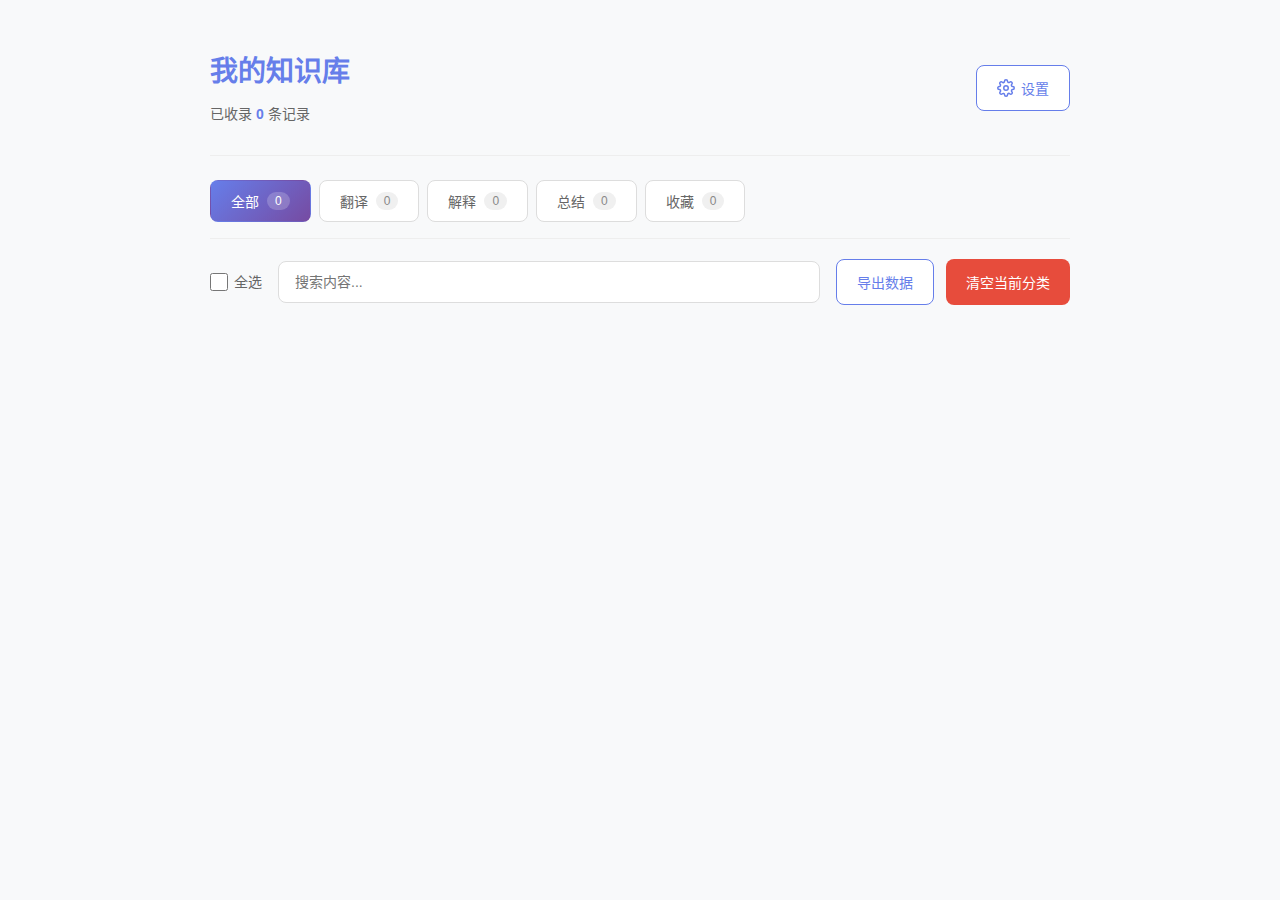
<file: src/knowledge/index.html>
<!DOCTYPE html>
<html lang="zh-CN">
<head>
  <meta charset="UTF-8">
  <meta name="viewport" content="width=device-width, initial-scale=1.0">
  <title>LinguaDive 知识库</title>
  <link rel="stylesheet" href="styles.css">
</head>
<body>
  <div class="knowledge-container">
    <header class="knowledge-header">
      <div class="header-content">
        <h1>我的知识库</h1>
        <p>已收录 <span id="totalCount">0</span> 条记录</p>
      </div>
      <button class="btn btn-secondary header-settings-btn" id="settingsBtn" title="API 设置">
        <svg width="18" height="18" viewBox="0 0 24 24" fill="none" stroke="currentColor" stroke-width="2">
          <circle cx="12" cy="12" r="3"></circle>
          <path d="M19.4 15a1.65 1.65 0 0 0 .33 1.82l.06.06a2 2 0 0 1 0 2.83 2 2 0 0 1-2.83 0l-.06-.06a1.65 1.65 0 0 0-1.82-.33 1.65 1.65 0 0 0-1 1.51V21a2 2 0 0 1-2 2 2 2 0 0 1-2-2v-.09A1.65 1.65 0 0 0 9 19.4a1.65 1.65 0 0 0-1.82.33l-.06.06a2 2 0 0 1-2.83 0 2 2 0 0 1 0-2.83l.06-.06a1.65 1.65 0 0 0 .33-1.82 1.65 1.65 0 0 0-1.51-1H3a2 2 0 0 1-2-2 2 2 0 0 1 2-2h.09A1.65 1.65 0 0 0 4.6 9a1.65 1.65 0 0 0-.33-1.82l-.06-.06a2 2 0 0 1 0-2.83 2 2 0 0 1 2.83 0l.06.06a1.65 1.65 0 0 0 1.82.33H9a1.65 1.65 0 0 0 1-1.51V3a2 2 0 0 1 2-2 2 2 0 0 1 2 2v.09a1.65 1.65 0 0 0 1 1.51 1.65 1.65 0 0 0 1.82-.33l.06-.06a2 2 0 0 1 2.83 0 2 2 0 0 1 0 2.83l-.06.06a1.65 1.65 0 0 0-.33 1.82V9a1.65 1.65 0 0 0 1.51 1H21a2 2 0 0 1 2 2 2 2 0 0 1-2 2h-.09a1.65 1.65 0 0 0-1.51 1z"></path>
        </svg>
        设置
      </button>
    </header>

    <!-- 标签页导航 -->
    <nav class="tabs">
      <button class="tab-btn active" data-type="all">
        全部 <span class="tab-count" id="countAll">0</span>
      </button>
      <button class="tab-btn" data-type="translation">
        翻译 <span class="tab-count" id="countTranslation">0</span>
      </button>
      <button class="tab-btn" data-type="explanation">
        解释 <span class="tab-count" id="countExplanation">0</span>
      </button>
      <button class="tab-btn" data-type="summary">
        总结 <span class="tab-count" id="countSummary">0</span>
      </button>
      <button class="tab-btn" data-type="collection">
        收藏 <span class="tab-count" id="countCollection">0</span>
      </button>
    </nav>

    <div class="toolbar">
      <div class="toolbar-left">
        <label class="select-all-label">
          <input type="checkbox" id="selectAll">
          <span>全选</span>
        </label>
        <button class="btn btn-danger btn-small" id="deleteSelectedBtn" style="display: none;">删除选中</button>
      </div>
      <div class="search-box">
        <input type="text" id="searchInput" placeholder="搜索内容...">
      </div>
      <div class="toolbar-actions">
        <button class="btn btn-secondary" id="exportBtn">导出数据</button>
        <button class="btn btn-danger" id="clearBtn">清空当前分类</button>
      </div>
    </div>

    <main class="knowledge-main">
      <div class="word-list" id="wordList">
        <!-- 动态生成 -->
      </div>

      <div class="empty-state" id="emptyState" style="display: none;">
        <p>暂无记录</p>
        <p class="hint">在网页上选中文字，使用工具条功能开始学习</p>
      </div>

      <div class="pagination" id="pagination">
        <!-- 动态生成 -->
      </div>
    </main>
  </div>

  <!-- 详情弹窗 -->
  <div class="modal" id="detailModal">
    <div class="modal-content">
      <div class="modal-header">
        <div class="modal-header-info">
          <span class="modal-type-badge" id="modalTypeBadge">翻译</span>
          <h2 id="modalWord"></h2>
        </div>
        <button class="modal-close" id="modalClose">&times;</button>
      </div>
      <div class="modal-body" id="modalBody">
        <!-- 动态生成 -->
      </div>
      <div class="modal-footer">
        <button class="btn btn-danger" id="deleteBtn">删除此记录</button>
      </div>
    </div>
  </div>

  <script src="index.js"></script>
</body>
</html>
</file>
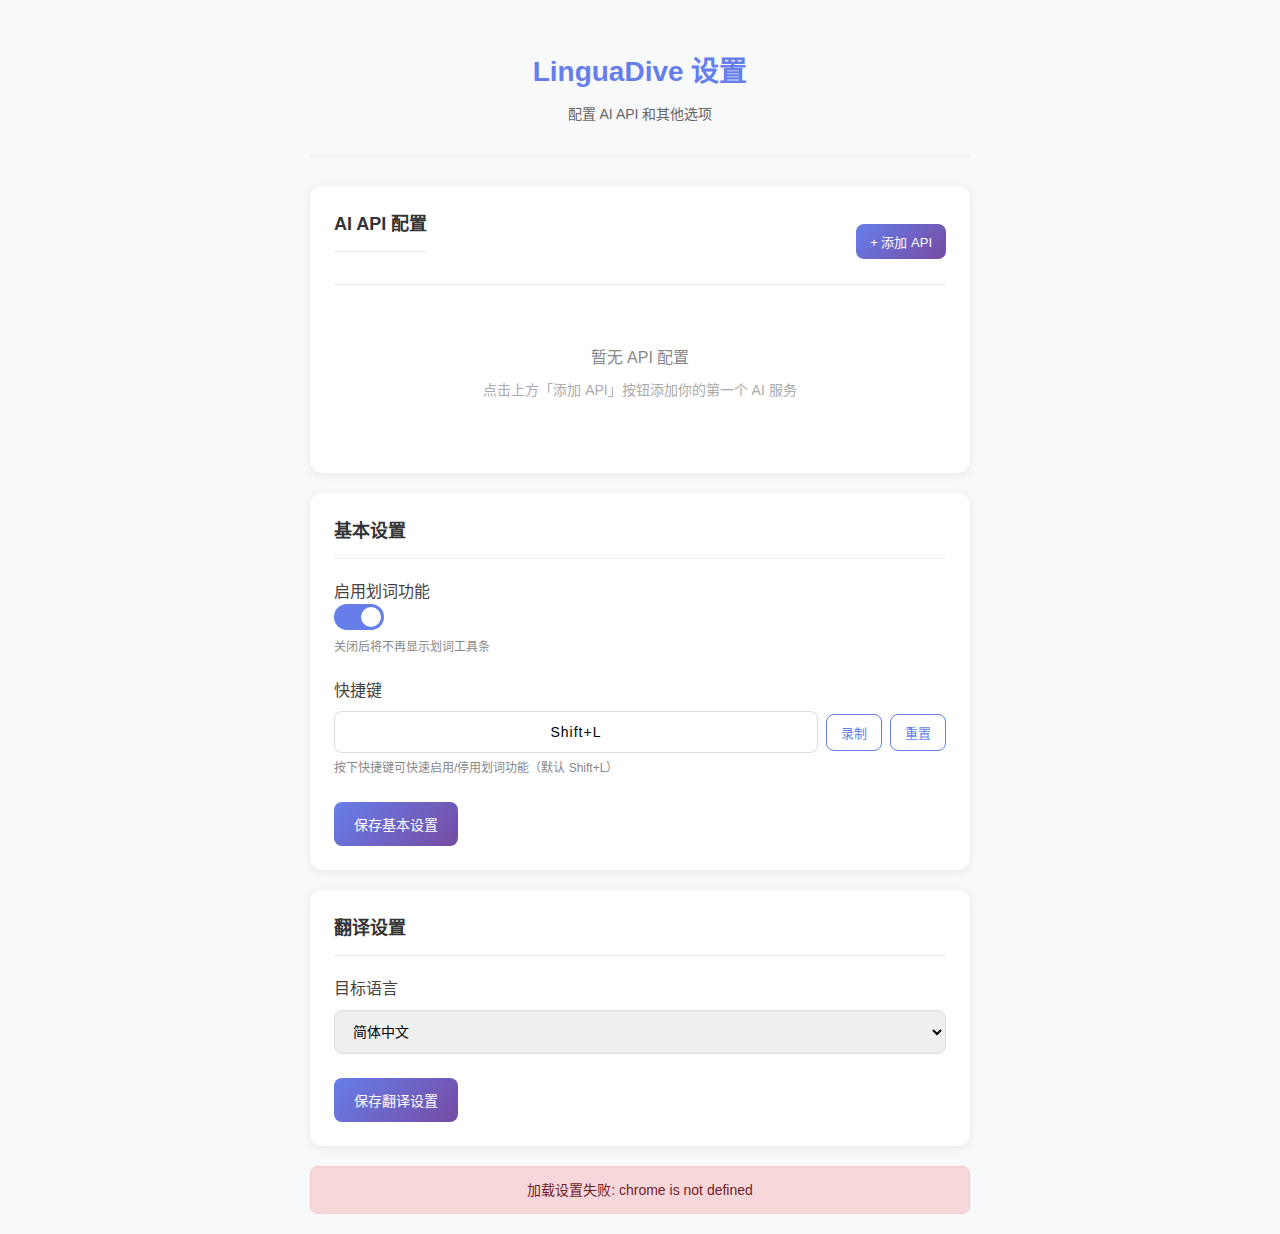
<file: src/options/index.html>
<!DOCTYPE html>
<html lang="zh-CN">
<head>
  <meta charset="UTF-8">
  <meta name="viewport" content="width=device-width, initial-scale=1.0">
  <title>LinguaDive 设置</title>
  <link rel="stylesheet" href="styles.css">
</head>
<body>
  <div class="options-container">
    <header class="options-header">
      <h1>LinguaDive 设置</h1>
      <p>配置 AI API 和其他选项</p>
    </header>

    <main class="options-main">
      <section class="section">
        <div class="section-header">
          <h2>AI API 配置</h2>
          <button type="button" class="btn btn-small btn-primary" id="addApiBtn">+ 添加 API</button>
        </div>

        <div class="api-list" id="apiList">
          <!-- 动态生成 -->
        </div>

        <div class="empty-state" id="emptyState">
          <p>暂无 API 配置</p>
          <p class="hint">点击上方「添加 API」按钮添加你的第一个 AI 服务</p>
        </div>
      </section>

      <section class="section">
        <h2>基本设置</h2>

        <div class="form-group">
          <label class="toggle-label">
            <span>启用划词功能</span>
            <label class="toggle-switch">
              <input type="checkbox" id="pluginEnabled" checked>
              <span class="toggle-slider"></span>
            </label>
          </label>
          <p class="hint">关闭后将不再显示划词工具条</p>
        </div>

        <div class="form-group">
          <label for="shortcutKey">快捷键</label>
          <div class="shortcut-input-wrapper">
            <input type="text" id="shortcutKey" value="Shift+L" readonly placeholder="点击后按下快捷键">
            <button type="button" class="btn btn-small btn-secondary" id="recordShortcut">录制</button>
            <button type="button" class="btn btn-small btn-secondary" id="resetShortcut">重置</button>
          </div>
          <p class="hint">按下快捷键可快速启用/停用划词功能（默认 Shift+L）</p>
        </div>

        <div class="actions">
          <button type="button" class="btn btn-primary" id="saveBasicSettingsBtn">保存基本设置</button>
        </div>
      </section>

      <section class="section">
        <h2>翻译设置</h2>

        <div class="form-group">
          <label for="targetLang">目标语言</label>
          <select id="targetLang">
            <option value="zh-CN">简体中文</option>
            <option value="zh-TW">繁体中文</option>
            <option value="en">English</option>
            <option value="ja">日本語</option>
            <option value="ko">한국어</option>
          </select>
        </div>

        <div class="actions">
          <button type="button" class="btn btn-primary" id="saveSettingsBtn">保存翻译设置</button>
        </div>
      </section>

      <div class="message" id="message"></div>
    </main>
  </div>

  <!-- API 编辑弹窗 -->
  <div class="modal" id="apiModal">
    <div class="modal-content">
      <div class="modal-header">
        <h2 id="modalTitle">添加 API</h2>
        <button class="modal-close" id="modalClose">&times;</button>
      </div>
      <div class="modal-body">
        <div class="form-group">
          <label for="apiName">配置名称</label>
          <input type="text" id="apiName" placeholder="例如: GPT-4、Claude 等">
          <p class="hint">用于在翻译时区分不同的 AI</p>
        </div>

        <div class="form-group">
          <label for="provider">API 提供商</label>
          <select id="provider">
            <option value="openai">OpenAI</option>
            <option value="claude">Anthropic Claude</option>
            <option value="deepseek">DeepSeek</option>
            <option value="custom">自定义 (OpenAI 兼容)</option>
          </select>
        </div>

        <div class="form-group">
          <label for="apiKey">API Key</label>
          <input type="password" id="apiKey" placeholder="输入你的 API Key">
          <button type="button" class="btn-toggle-password" id="togglePassword">显示</button>
        </div>

        <div class="form-group" id="baseUrlGroup">
          <label for="baseUrl">API Base URL</label>
          <input type="text" id="baseUrl" placeholder="例如: https://api.openai.com/v1">
          <p class="hint">留空使用默认地址，自定义提供商必填</p>
        </div>

        <div class="form-group">
          <label for="model">模型</label>
          <input type="text" id="model" placeholder="例如: gpt-3.5-turbo">
          <p class="hint">留空使用默认模型</p>
        </div>

        <div class="form-group">
          <label>用于功能</label>
          <div class="checkbox-group">
            <label class="checkbox-label">
              <input type="checkbox" id="useForTranslate" checked>
              <span>翻译</span>
            </label>
            <label class="checkbox-label">
              <input type="checkbox" id="useForExplain" checked>
              <span>解释</span>
            </label>
            <label class="checkbox-label">
              <input type="checkbox" id="useForSummarize" checked>
              <span>总结</span>
            </label>
          </div>
          <p class="hint">选择此 API 用于哪些功能</p>
        </div>

        <div class="test-result" id="testResult"></div>
      </div>
      <div class="modal-footer">
        <button type="button" class="btn btn-secondary" id="testApiBtn">测试连接</button>
        <button type="button" class="btn btn-primary" id="saveApiBtn">保存</button>
      </div>
    </div>
  </div>

  <script src="index.js"></script>
</body>
</html>
</file>
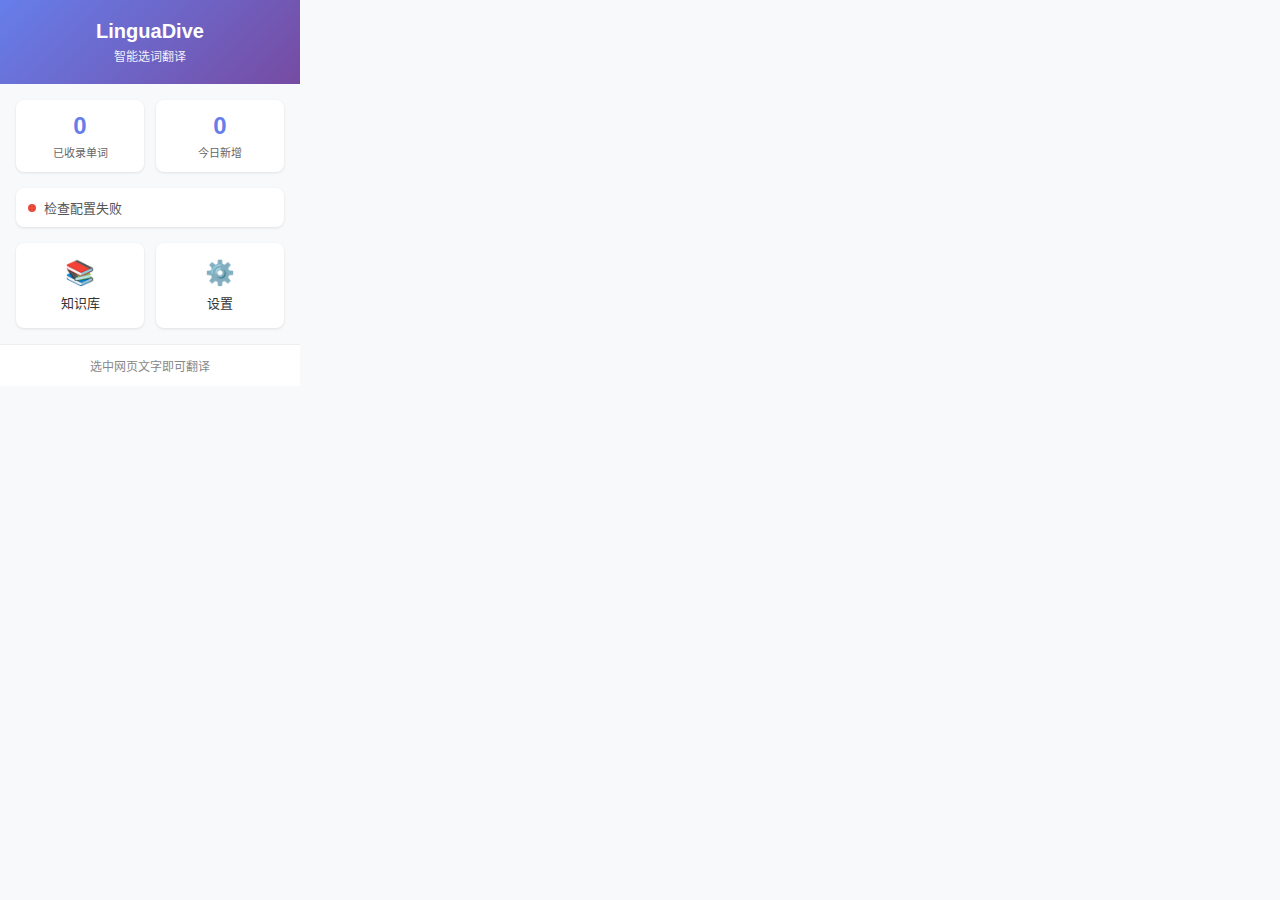
<file: src/popup/index.html>
<!DOCTYPE html>
<html lang="zh-CN">
<head>
  <meta charset="UTF-8">
  <meta name="viewport" content="width=device-width, initial-scale=1.0">
  <title>LinguaDive</title>
  <link rel="stylesheet" href="styles.css">
</head>
<body>
  <div class="popup-container">
    <header class="popup-header">
      <h1>LinguaDive</h1>
      <p class="subtitle">智能选词翻译</p>
    </header>

    <main class="popup-main">
      <div class="stats">
        <div class="stat-item">
          <span class="stat-value" id="wordCount">0</span>
          <span class="stat-label">已收录单词</span>
        </div>
        <div class="stat-item">
          <span class="stat-value" id="todayCount">0</span>
          <span class="stat-label">今日新增</span>
        </div>
      </div>

      <div class="status" id="apiStatus">
        <span class="status-dot"></span>
        <span class="status-text">检查 API 配置中...</span>
      </div>

      <nav class="popup-nav">
        <a href="#" class="nav-item" id="openKnowledge">
          <span class="nav-icon">📚</span>
          <span class="nav-text">知识库</span>
        </a>
        <a href="#" class="nav-item" id="openOptions">
          <span class="nav-icon">⚙️</span>
          <span class="nav-text">设置</span>
        </a>
      </nav>
    </main>

    <footer class="popup-footer">
      <p>选中网页文字即可翻译</p>
    </footer>
  </div>

  <script src="index.js"></script>
</body>
</html>
</file>
<file: src/knowledge/styles.css>
/**
 * LinguaDive - Knowledge Styles
 */

* {
  margin: 0;
  padding: 0;
  box-sizing: border-box;
}

body {
  font-family: -apple-system, BlinkMacSystemFont, "Segoe UI", Roboto, "Helvetica Neue", Arial, sans-serif;
  background: #f8f9fa;
  color: #333;
  line-height: 1.6;
  min-height: 100vh;
}

.knowledge-container {
  max-width: 900px;
  margin: 0 auto;
  padding: 20px;
}

.knowledge-header {
  display: flex;
  justify-content: space-between;
  align-items: center;
  padding: 30px 0;
  border-bottom: 1px solid #eee;
  margin-bottom: 24px;
}

.header-content {
  text-align: left;
}

.knowledge-header h1 {
  font-size: 28px;
  font-weight: 600;
  color: #667eea;
  margin-bottom: 8px;
}

.knowledge-header p {
  color: #666;
  font-size: 14px;
}

.knowledge-header #totalCount {
  font-weight: 600;
  color: #667eea;
}

.header-settings-btn {
  display: flex;
  align-items: center;
  gap: 6px;
}

/* 标签页导航 */
.tabs {
  display: flex;
  gap: 8px;
  margin-bottom: 20px;
  padding-bottom: 16px;
  border-bottom: 1px solid #eee;
  flex-wrap: wrap;
}

.tab-btn {
  padding: 10px 20px;
  border: 1px solid #ddd;
  background: #fff;
  border-radius: 8px;
  font-size: 14px;
  font-weight: 500;
  color: #666;
  cursor: pointer;
  transition: all 0.2s;
  display: flex;
  align-items: center;
  gap: 8px;
}

.tab-btn:hover {
  border-color: #667eea;
  color: #667eea;
}

.tab-btn.active {
  background: linear-gradient(135deg, #667eea 0%, #764ba2 100%);
  color: #fff;
  border-color: transparent;
}

.tab-btn.active .tab-count {
  background: rgba(255, 255, 255, 0.2);
  color: #fff;
}

.tab-count {
  display: inline-block;
  padding: 2px 8px;
  background: #f0f0f0;
  border-radius: 10px;
  font-size: 12px;
  color: #888;
}

.toolbar {
  display: flex;
  gap: 16px;
  margin-bottom: 24px;
  flex-wrap: wrap;
  align-items: center;
}

.toolbar-left {
  display: flex;
  align-items: center;
  gap: 12px;
}

.select-all-label {
  display: flex;
  align-items: center;
  gap: 6px;
  cursor: pointer;
  font-size: 14px;
  color: #666;
  user-select: none;
}

.select-all-label input[type="checkbox"] {
  width: 18px;
  height: 18px;
  cursor: pointer;
  accent-color: #667eea;
}

.btn-small {
  padding: 8px 14px;
  font-size: 13px;
}

.search-box {
  flex: 1;
  min-width: 200px;
}

.search-box input {
  width: 100%;
  padding: 12px 16px;
  border: 1px solid #ddd;
  border-radius: 8px;
  font-size: 14px;
  transition: border-color 0.2s, box-shadow 0.2s;
}

.search-box input:focus {
  outline: none;
  border-color: #667eea;
  box-shadow: 0 0 0 3px rgba(102, 126, 234, 0.1);
}

.toolbar-actions {
  display: flex;
  gap: 12px;
}

.btn {
  padding: 12px 20px;
  border: none;
  border-radius: 8px;
  font-size: 14px;
  font-weight: 500;
  cursor: pointer;
  transition: transform 0.2s, box-shadow 0.2s;
}

.btn:hover {
  transform: translateY(-1px);
}

.btn-secondary {
  background: #fff;
  color: #667eea;
  border: 1px solid #667eea;
}

.btn-secondary:hover {
  background: #f8f9ff;
}

.btn-danger {
  background: #e74c3c;
  color: #fff;
}

.btn-danger:hover {
  background: #c0392b;
}

.word-list {
  display: flex;
  flex-direction: column;
  gap: 6px;
}

.word-item {
  background: #fff;
  border-radius: 10px;
  padding: 16px 20px;
  box-shadow: 0 2px 8px rgba(0, 0, 0, 0.06);
  cursor: pointer;
  transition: transform 0.2s, box-shadow 0.2s;
  display: flex;
  align-items: flex-start;
  gap: 12px;
}

.word-checkbox {
  display: flex;
  align-items: center;
  padding-top: 2px;
  cursor: pointer;
}

.word-checkbox input[type="checkbox"] {
  width: 18px;
  height: 18px;
  cursor: pointer;
  accent-color: #667eea;
}

.word-content {
  flex: 1;
  min-width: 0;
}

.word-item:hover {
  transform: translateY(-2px);
  box-shadow: 0 4px 16px rgba(0, 0, 0, 0.1);
}

.word-main {
  display: flex;
  align-items: center;
  gap: 12px;
  margin-bottom: 8px;
  flex-wrap: wrap;
}

.word-type-badge {
  display: inline-block;
  padding: 2px 8px;
  border-radius: 4px;
  font-size: 11px;
  font-weight: 500;
  flex-shrink: 0;
}

.word-type-translation {
  background: #e8f4fd;
  color: #1976d2;
}

.word-type-explanation {
  background: #e8f5e9;
  color: #388e3c;
}

.word-type-summary {
  background: #fff3e0;
  color: #f57c00;
}

.word-type-collection {
  background: #fce4ec;
  color: #c2185b;
}

.word-text {
  font-size: 16px;
  font-weight: 600;
  color: #333;
  flex-shrink: 0;
  max-width: 200px;
  overflow: hidden;
  text-overflow: ellipsis;
  white-space: nowrap;
}

.word-result {
  font-size: 14px;
  color: #666;
  flex: 1;
  overflow: hidden;
  text-overflow: ellipsis;
  white-space: nowrap;
}

.word-meta {
  display: flex;
  gap: 16px;
  font-size: 12px;
  color: #999;
}

.word-source {
  overflow: hidden;
  text-overflow: ellipsis;
  white-space: nowrap;
}

.empty-state {
  text-align: center;
  padding: 60px 20px;
  color: #888;
}

.empty-state p {
  margin-bottom: 8px;
}

.empty-state .hint {
  font-size: 14px;
  color: #aaa;
}

.pagination {
  display: flex;
  justify-content: center;
  align-items: center;
  gap: 8px;
  margin-top: 32px;
  flex-wrap: wrap;
}

.page-btn {
  padding: 8px 14px;
  border: 1px solid #ddd;
  background: #fff;
  border-radius: 6px;
  cursor: pointer;
  font-size: 14px;
  transition: all 0.2s;
}

.page-btn:hover:not(:disabled) {
  border-color: #667eea;
  color: #667eea;
}

.page-btn.active {
  background: #667eea;
  color: #fff;
  border-color: #667eea;
}

.page-btn:disabled {
  opacity: 0.5;
  cursor: not-allowed;
}

.page-ellipsis {
  padding: 8px 4px;
  color: #999;
}

/* Modal */
.modal {
  display: none;
  position: fixed;
  top: 0;
  left: 0;
  right: 0;
  bottom: 0;
  background: rgba(0, 0, 0, 0.5);
  z-index: 1000;
  align-items: center;
  justify-content: center;
  padding: 20px;
}

.modal.show {
  display: flex;
}

.modal-content {
  background: #fff;
  border-radius: 12px;
  max-width: 600px;
  width: 100%;
  max-height: 80vh;
  overflow: hidden;
  display: flex;
  flex-direction: column;
}

.modal-header {
  display: flex;
  justify-content: space-between;
  align-items: center;
  padding: 20px 24px;
  background: linear-gradient(135deg, #667eea 0%, #764ba2 100%);
  color: #fff;
}

.modal-header-info {
  display: flex;
  align-items: center;
  gap: 12px;
  flex: 1;
  min-width: 0;
}

.modal-type-badge {
  display: inline-block;
  padding: 4px 10px;
  border-radius: 4px;
  font-size: 12px;
  font-weight: 500;
  flex-shrink: 0;
}

.modal-type-translation {
  background: rgba(255, 255, 255, 0.2);
}

.modal-type-explanation {
  background: rgba(255, 255, 255, 0.2);
}

.modal-type-summary {
  background: rgba(255, 255, 255, 0.2);
}

.modal-type-collection {
  background: rgba(255, 255, 255, 0.2);
}

.modal-header h2 {
  font-size: 18px;
  font-weight: 600;
  word-break: break-word;
  overflow: hidden;
  text-overflow: ellipsis;
  white-space: nowrap;
}

.modal-close {
  background: none;
  border: none;
  color: #fff;
  font-size: 24px;
  cursor: pointer;
  padding: 0;
  width: 32px;
  height: 32px;
  display: flex;
  align-items: center;
  justify-content: center;
  border-radius: 6px;
  transition: background-color 0.2s;
}

.modal-close:hover {
  background: rgba(255, 255, 255, 0.2);
}

.modal-body {
  padding: 24px;
  overflow-y: auto;
  flex: 1;
}

.detail-section {
  margin-bottom: 20px;
}

.detail-section:last-child {
  margin-bottom: 0;
}

.detail-section h3 {
  font-size: 12px;
  font-weight: 600;
  color: #667eea;
  text-transform: uppercase;
  letter-spacing: 0.5px;
  margin-bottom: 8px;
}

.detail-section p {
  color: #444;
}

.detail-section a {
  color: #667eea;
  text-decoration: none;
}

.detail-section a:hover {
  text-decoration: underline;
}

.context-text {
  background: #f8f9fa;
  padding: 12px;
  border-radius: 6px;
  font-size: 13px;
  color: #555;
}

.original-text {
  background: #f0f4ff;
  padding: 12px;
  border-radius: 6px;
  font-size: 13px;
  color: #333;
  white-space: pre-wrap;
  word-break: break-word;
  line-height: 1.6;
  max-height: 300px;
  overflow-y: auto;
}

.meta-text {
  font-size: 12px;
  color: #999;
  margin-top: 4px;
}

.examples-list {
  padding-left: 20px;
}

.examples-list li {
  margin-bottom: 6px;
  color: #555;
}

.modal-footer {
  padding: 16px 24px;
  border-top: 1px solid #eee;
  display: flex;
  justify-content: flex-end;
}

/* 收藏内容样式 */
.collection-text {
  background: #f8f9fa;
  padding: 16px;
  border-radius: 8px;
  white-space: pre-wrap;
  word-break: break-word;
  line-height: 1.8;
  color: #333;
}
</file>
<file: src/options/styles.css>
/**
 * LinguaDive - Options Styles
 */

* {
  margin: 0;
  padding: 0;
  box-sizing: border-box;
}

body {
  font-family: -apple-system, BlinkMacSystemFont, "Segoe UI", Roboto, "Helvetica Neue", Arial, sans-serif;
  background: #f8f9fa;
  color: #333;
  line-height: 1.6;
}

.options-container {
  max-width: 700px;
  margin: 0 auto;
  padding: 20px;
}

.options-header {
  text-align: center;
  padding: 30px 0;
  border-bottom: 1px solid #eee;
  margin-bottom: 30px;
}

.options-header h1 {
  font-size: 28px;
  font-weight: 600;
  color: #667eea;
  margin-bottom: 8px;
}

.options-header p {
  color: #666;
  font-size: 14px;
}

.section {
  background: #fff;
  border-radius: 12px;
  padding: 24px;
  margin-bottom: 20px;
  box-shadow: 0 2px 8px rgba(0, 0, 0, 0.08);
}

.section-header {
  display: flex;
  justify-content: space-between;
  align-items: center;
  margin-bottom: 20px;
  padding-bottom: 12px;
  border-bottom: 1px solid #eee;
}

.section-header h2 {
  font-size: 18px;
  font-weight: 600;
  color: #333;
  margin: 0;
  padding: 0;
  border: none;
}

.section-header-actions {
  display: flex;
  gap: 8px;
  align-items: center;
}

.section h2 {
  font-size: 18px;
  font-weight: 600;
  margin-bottom: 20px;
  padding-bottom: 12px;
  border-bottom: 1px solid #eee;
  color: #333;
}

/* API 列表 */
.api-list {
  display: flex;
  flex-direction: column;
  gap: 12px;
}

.api-item {
  display: flex;
  justify-content: space-between;
  align-items: center;
  padding: 16px;
  background: #f8f9fa;
  border-radius: 8px;
  border: 1px solid #eee;
}

.api-info {
  flex: 1;
}

.api-name {
  font-weight: 600;
  color: #333;
  margin-bottom: 4px;
}

.api-detail {
  display: flex;
  gap: 12px;
  font-size: 12px;
}

.api-provider {
  color: #667eea;
  background: rgba(102, 126, 234, 0.1);
  padding: 2px 8px;
  border-radius: 4px;
}

.api-model {
  color: #666;
}

.api-features {
  color: #fff;
  background: linear-gradient(135deg, #667eea 0%, #764ba2 100%);
  padding: 2px 8px;
  border-radius: 4px;
  font-size: 11px;
  letter-spacing: 2px;
}

.api-actions {
  display: flex;
  gap: 8px;
}

.empty-state {
  text-align: center;
  padding: 40px 20px;
  color: #888;
}

.empty-state p {
  margin-bottom: 8px;
}

.empty-state .hint {
  font-size: 14px;
  color: #aaa;
}

/* 表单 */
.form-group {
  margin-bottom: 20px;
  position: relative;
}

.form-group:last-child {
  margin-bottom: 0;
}

.form-group label {
  display: block;
  font-weight: 500;
  margin-bottom: 8px;
  color: #444;
}

.form-group input,
.form-group select {
  width: 100%;
  padding: 12px 14px;
  border: 1px solid #ddd;
  border-radius: 8px;
  font-size: 14px;
  transition: border-color 0.2s, box-shadow 0.2s;
}

.form-group input:focus,
.form-group select:focus {
  outline: none;
  border-color: #667eea;
  box-shadow: 0 0 0 3px rgba(102, 126, 234, 0.1);
}

.form-group .hint {
  font-size: 12px;
  color: #888;
  margin-top: 6px;
}

#apiKey {
  padding-right: 60px;
}

.btn-toggle-password {
  position: absolute;
  right: 12px;
  top: 50%;
  transform: translateY(-50%);
  margin-top: 12px; /* 补偿 label 的高度 (约24px) 的一半 */
  background: none;
  border: none;
  color: #667eea;
  cursor: pointer;
  font-size: 13px;
  padding: 4px 8px;
}

.btn-toggle-password:hover {
  text-decoration: underline;
}

/* 隐藏 Edge 浏览器的密码显示图标 */
input[type="password"]::-ms-reveal,
input[type="password"]::-ms-clear {
  display: none;
}

/* 按钮 */
.actions {
  display: flex;
  gap: 12px;
  margin-top: 24px;
}

.btn {
  padding: 12px 20px;
  border: none;
  border-radius: 8px;
  font-size: 14px;
  font-weight: 500;
  cursor: pointer;
  transition: transform 0.2s, box-shadow 0.2s, opacity 0.2s;
}

.btn:hover {
  transform: translateY(-1px);
}

.btn:disabled {
  opacity: 0.6;
  cursor: not-allowed;
  transform: none;
}

.btn-small {
  padding: 8px 14px;
  font-size: 13px;
}

.btn-primary {
  background: linear-gradient(135deg, #667eea 0%, #764ba2 100%);
  color: #fff;
}

.btn-primary:hover {
  box-shadow: 0 4px 12px rgba(102, 126, 234, 0.4);
}

.btn-secondary {
  background: #fff;
  color: #667eea;
  border: 1px solid #667eea;
}

.btn-secondary:hover {
  background: #f8f9ff;
}

.btn-danger {
  background: #fff;
  color: #e74c3c;
  border: 1px solid #e74c3c;
}

.btn-danger:hover {
  background: #fef5f5;
}

/* 消息 */
.message {
  margin-top: 20px;
  padding: 12px 16px;
  border-radius: 8px;
  font-size: 14px;
  text-align: center;
  display: none;
}

.message.success {
  display: block;
  background: #d4edda;
  color: #155724;
  border: 1px solid #c3e6cb;
}

.message.error {
  display: block;
  background: #f8d7da;
  color: #721c24;
  border: 1px solid #f5c6cb;
}

/* 弹窗 */
.modal {
  display: none;
  position: fixed;
  top: 0;
  left: 0;
  right: 0;
  bottom: 0;
  background: rgba(0, 0, 0, 0.5);
  z-index: 1000;
  align-items: center;
  justify-content: center;
  padding: 20px;
}

.modal.show {
  display: flex;
}

.modal-content {
  background: #fff;
  border-radius: 12px;
  max-width: 500px;
  width: 100%;
  max-height: 90vh;
  overflow: hidden;
  display: flex;
  flex-direction: column;
}

.modal-header {
  display: flex;
  justify-content: space-between;
  align-items: center;
  padding: 20px 24px;
  background: linear-gradient(135deg, #667eea 0%, #764ba2 100%);
  color: #fff;
}

.modal-header h2 {
  font-size: 18px;
  font-weight: 600;
  margin: 0;
  padding: 0;
  border: none;
}

.modal-close {
  background: none;
  border: none;
  color: #fff;
  font-size: 24px;
  cursor: pointer;
  padding: 0;
  width: 32px;
  height: 32px;
  display: flex;
  align-items: center;
  justify-content: center;
  border-radius: 6px;
  transition: background-color 0.2s;
}

.modal-close:hover {
  background: rgba(255, 255, 255, 0.2);
}

.modal-body {
  padding: 24px;
  overflow-y: auto;
  flex: 1;
}

.modal-footer {
  padding: 16px 24px;
  border-top: 1px solid #eee;
  display: flex;
  justify-content: flex-end;
  gap: 12px;
}

/* 开关样式 */
.toggle-label {
  display: flex;
  justify-content: space-between;
  align-items: center;
  font-weight: 500;
  color: #444;
}

.toggle-switch {
  position: relative;
  display: inline-block;
  width: 50px;
  height: 26px;
}

.toggle-switch input {
  opacity: 0;
  width: 0;
  height: 0;
}

.toggle-slider {
  position: absolute;
  cursor: pointer;
  top: 0;
  left: 0;
  right: 0;
  bottom: 0;
  background-color: #ccc;
  transition: 0.3s;
  border-radius: 26px;
}

.toggle-slider:before {
  position: absolute;
  content: "";
  height: 20px;
  width: 20px;
  left: 3px;
  bottom: 3px;
  background-color: white;
  transition: 0.3s;
  border-radius: 50%;
}

.toggle-switch input:checked + .toggle-slider {
  background-color: #667eea;
}

.toggle-switch input:checked + .toggle-slider:before {
  transform: translateX(24px);
}

/* 快捷键输入 */
.shortcut-input-wrapper {
  display: flex;
  gap: 8px;
  align-items: center;
}

.shortcut-input-wrapper input {
  flex: 1;
  text-align: center;
  font-weight: 500;
  letter-spacing: 1px;
}

.shortcut-input-wrapper input.recording {
  border-color: #667eea;
  background-color: #f8f9ff;
}

/* 复选框组 */
.checkbox-group {
  display: flex;
  gap: 20px;
  flex-wrap: wrap;
}

.checkbox-label {
  display: inline-flex;
  align-items: center;
  gap: 6px;
  cursor: pointer;
  font-weight: normal;
  line-height: 1;
}

.checkbox-label input[type="checkbox"] {
  width: 16px;
  height: 16px;
  margin: 0;
  padding: 0;
  cursor: pointer;
  flex-shrink: 0;
  vertical-align: middle;
}

.checkbox-label span {
  line-height: 16px;
  vertical-align: middle;
}

/* 测试结果 */
.test-result {
  margin-top: 16px;
  padding: 12px 16px;
  border-radius: 8px;
  font-size: 14px;
  display: none;
}

.test-result.success {
  display: block;
  background: #d4edda;
  color: #155724;
  border: 1px solid #c3e6cb;
}

.test-result.error {
  display: block;
  background: #f8d7da;
  color: #721c24;
  border: 1px solid #f5c6cb;
}

.test-result.loading {
  display: block;
  background: #e2e3e5;
  color: #383d41;
  border: 1px solid #d6d8db;
}
</file>
<file: src/popup/styles.css>
/**
 * LinguaDive - Popup Styles
 */

* {
  margin: 0;
  padding: 0;
  box-sizing: border-box;
}

body {
  width: 300px;
  font-family: -apple-system, BlinkMacSystemFont, "Segoe UI", Roboto, "Helvetica Neue", Arial, sans-serif;
  background: #f8f9fa;
}

.popup-container {
  display: flex;
  flex-direction: column;
  min-height: 100%;
}

.popup-header {
  background: linear-gradient(135deg, #667eea 0%, #764ba2 100%);
  color: #fff;
  padding: 20px;
  text-align: center;
}

.popup-header h1 {
  font-size: 20px;
  font-weight: 600;
  margin-bottom: 4px;
}

.popup-header .subtitle {
  font-size: 12px;
  opacity: 0.9;
}

.popup-main {
  padding: 16px;
  flex: 1;
}

.stats {
  display: flex;
  gap: 12px;
  margin-bottom: 16px;
}

.stat-item {
  flex: 1;
  background: #fff;
  border-radius: 8px;
  padding: 12px;
  text-align: center;
  box-shadow: 0 1px 3px rgba(0, 0, 0, 0.1);
}

.stat-value {
  display: block;
  font-size: 24px;
  font-weight: 700;
  color: #667eea;
}

.stat-label {
  display: block;
  font-size: 11px;
  color: #666;
  margin-top: 4px;
}

.status {
  display: flex;
  align-items: center;
  gap: 8px;
  padding: 10px 12px;
  background: #fff;
  border-radius: 8px;
  margin-bottom: 16px;
  box-shadow: 0 1px 3px rgba(0, 0, 0, 0.1);
}

.status-dot {
  width: 8px;
  height: 8px;
  border-radius: 50%;
  background: #ccc;
}

.status-dot.active {
  background: #27ae60;
}

.status-dot.warning {
  background: #f39c12;
}

.status-dot.error {
  background: #e74c3c;
}

.status-text {
  font-size: 13px;
  color: #555;
}

.popup-nav {
  display: flex;
  gap: 12px;
}

.nav-item {
  flex: 1;
  display: flex;
  flex-direction: column;
  align-items: center;
  gap: 6px;
  padding: 16px 12px;
  background: #fff;
  border-radius: 8px;
  text-decoration: none;
  color: #333;
  box-shadow: 0 1px 3px rgba(0, 0, 0, 0.1);
  transition: transform 0.2s, box-shadow 0.2s;
}

.nav-item:hover {
  transform: translateY(-2px);
  box-shadow: 0 4px 12px rgba(0, 0, 0, 0.15);
}

.nav-icon {
  font-size: 24px;
}

.nav-text {
  font-size: 13px;
  font-weight: 500;
}

.popup-footer {
  padding: 12px;
  text-align: center;
  border-top: 1px solid #eee;
  background: #fff;
}

.popup-footer p {
  font-size: 12px;
  color: #888;
}
</file>
